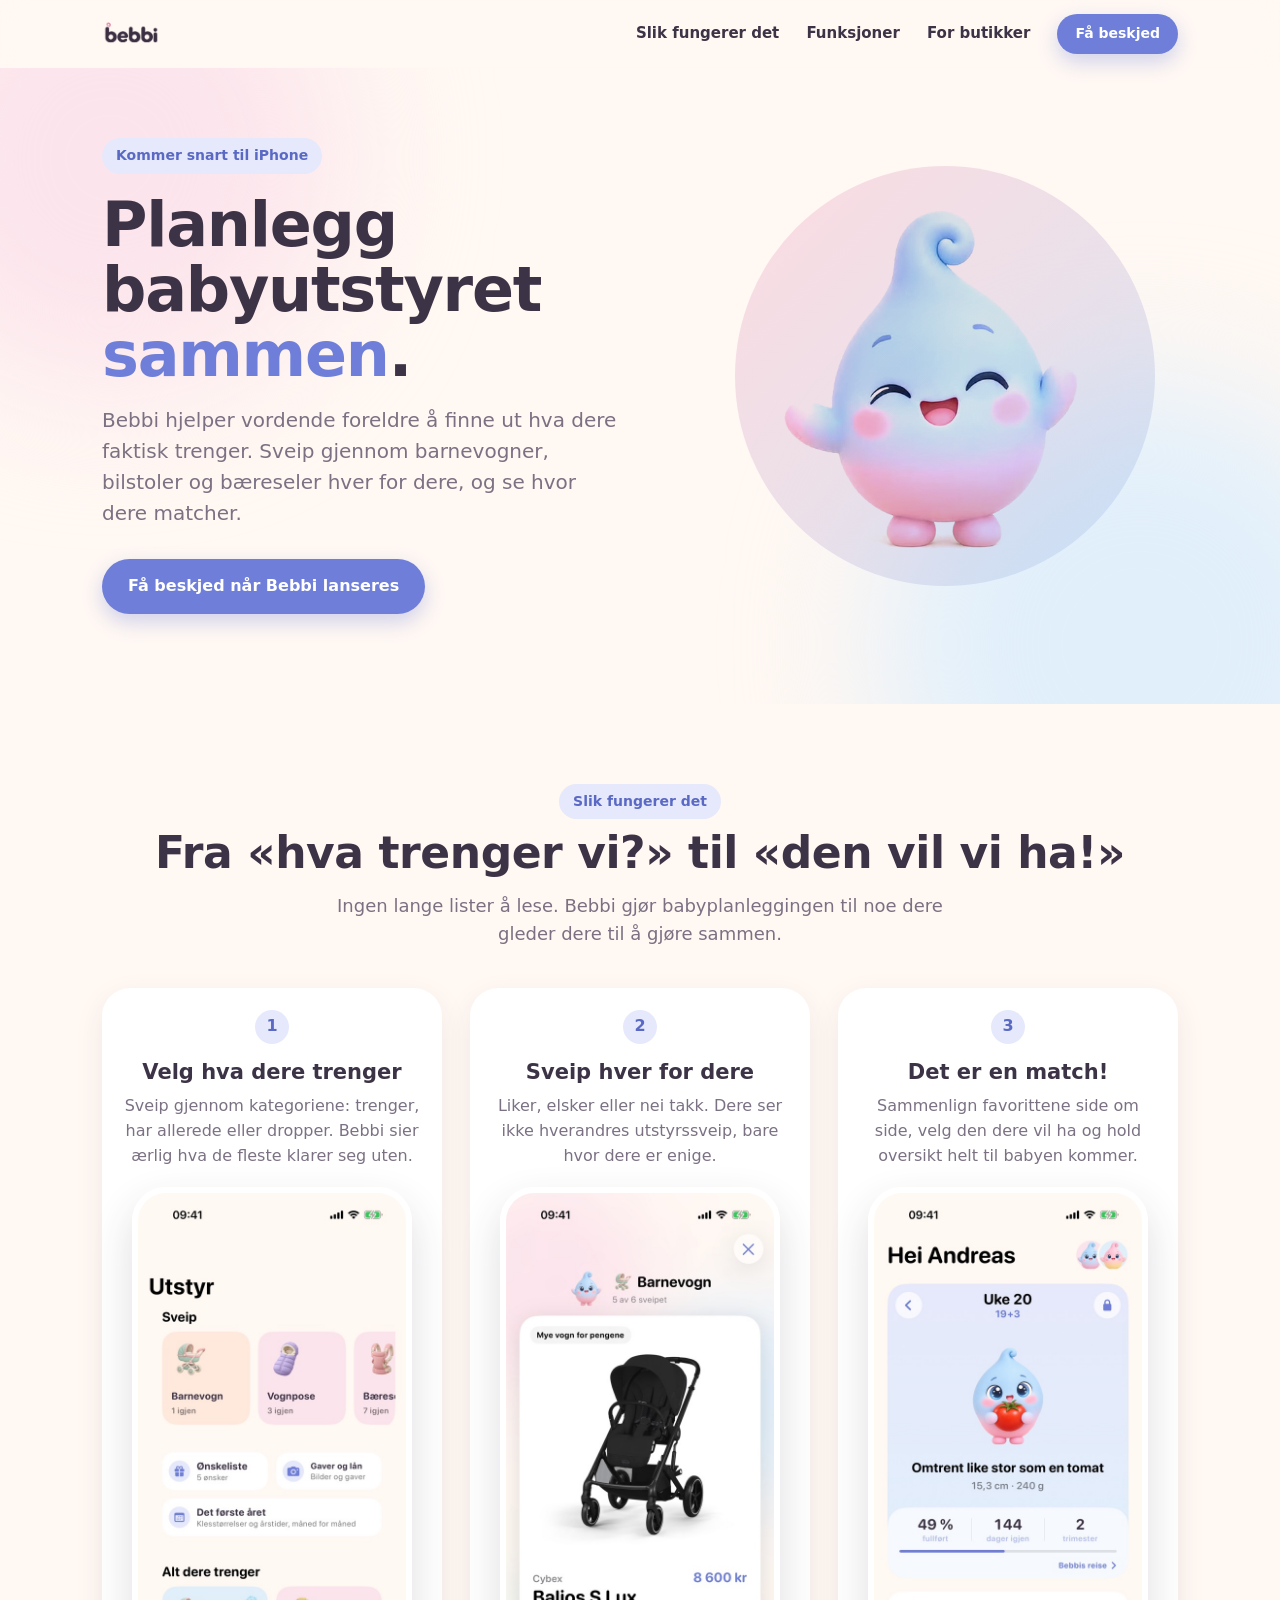
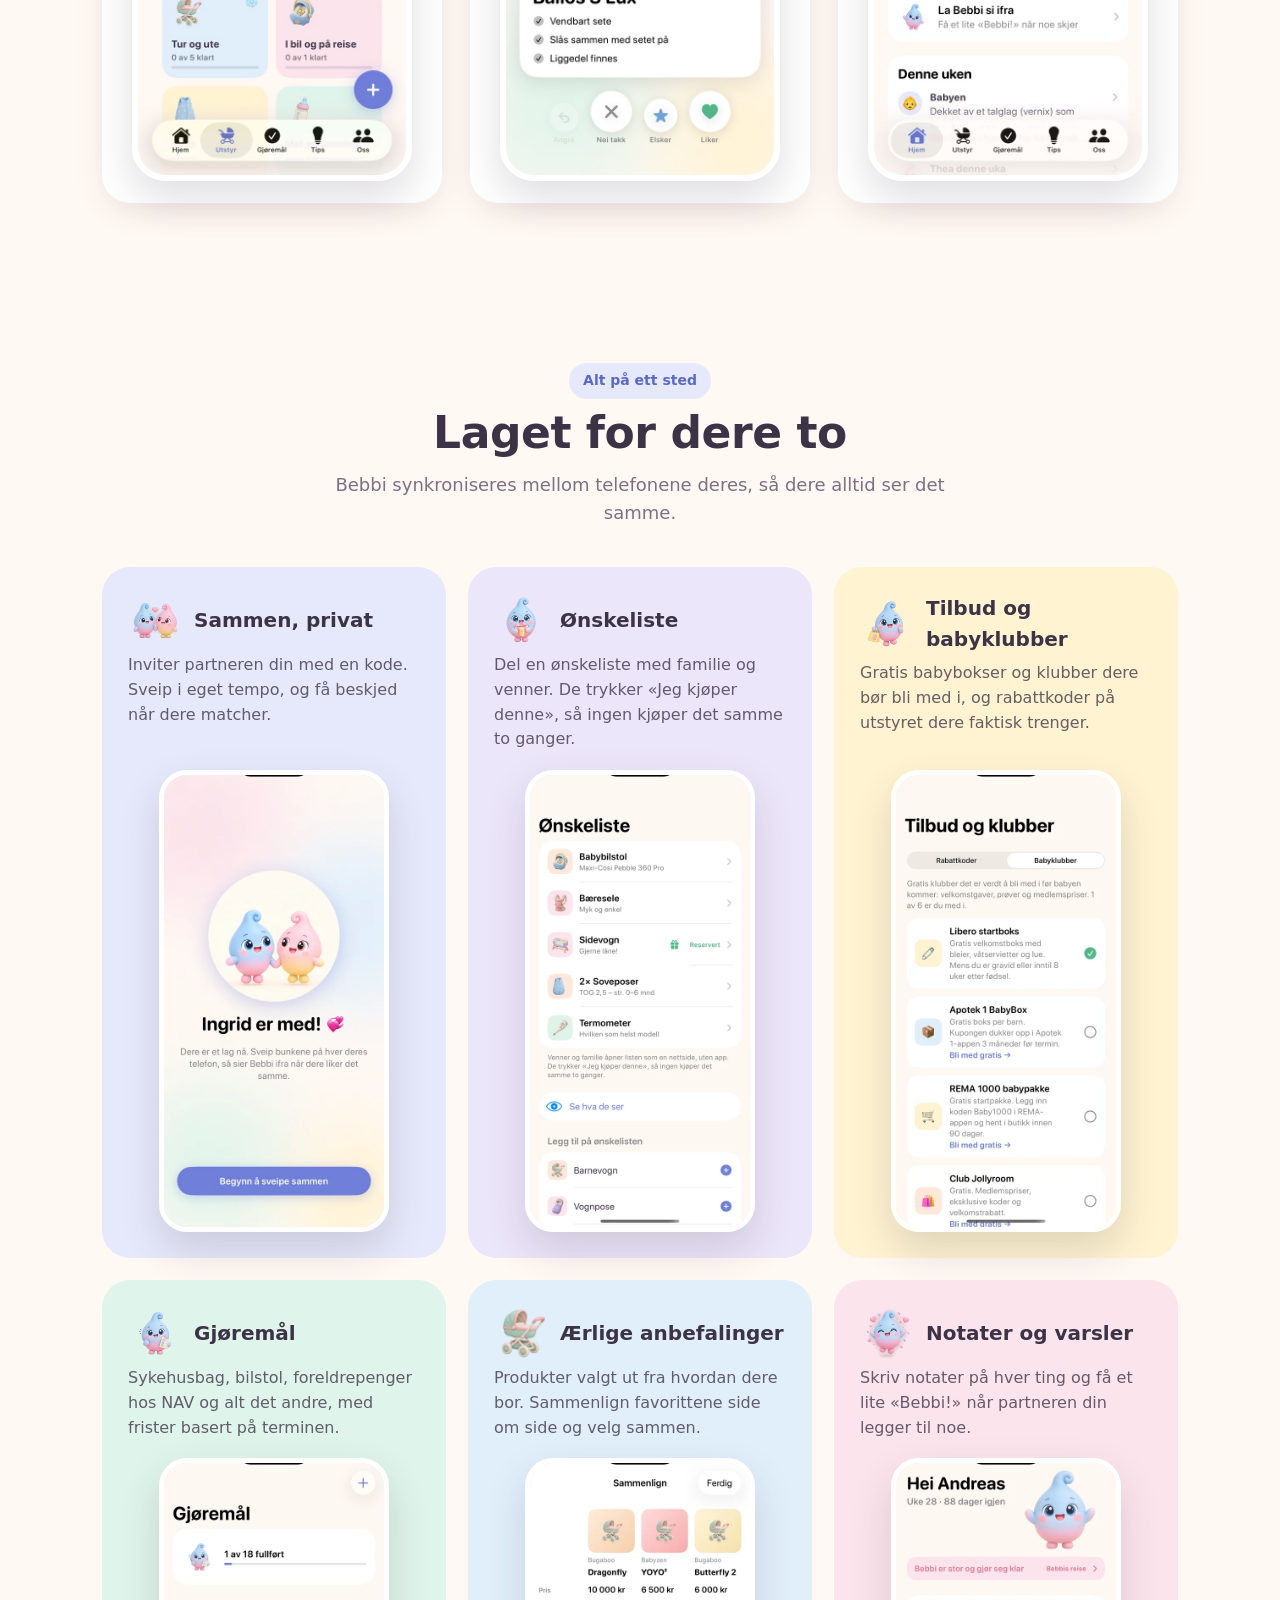
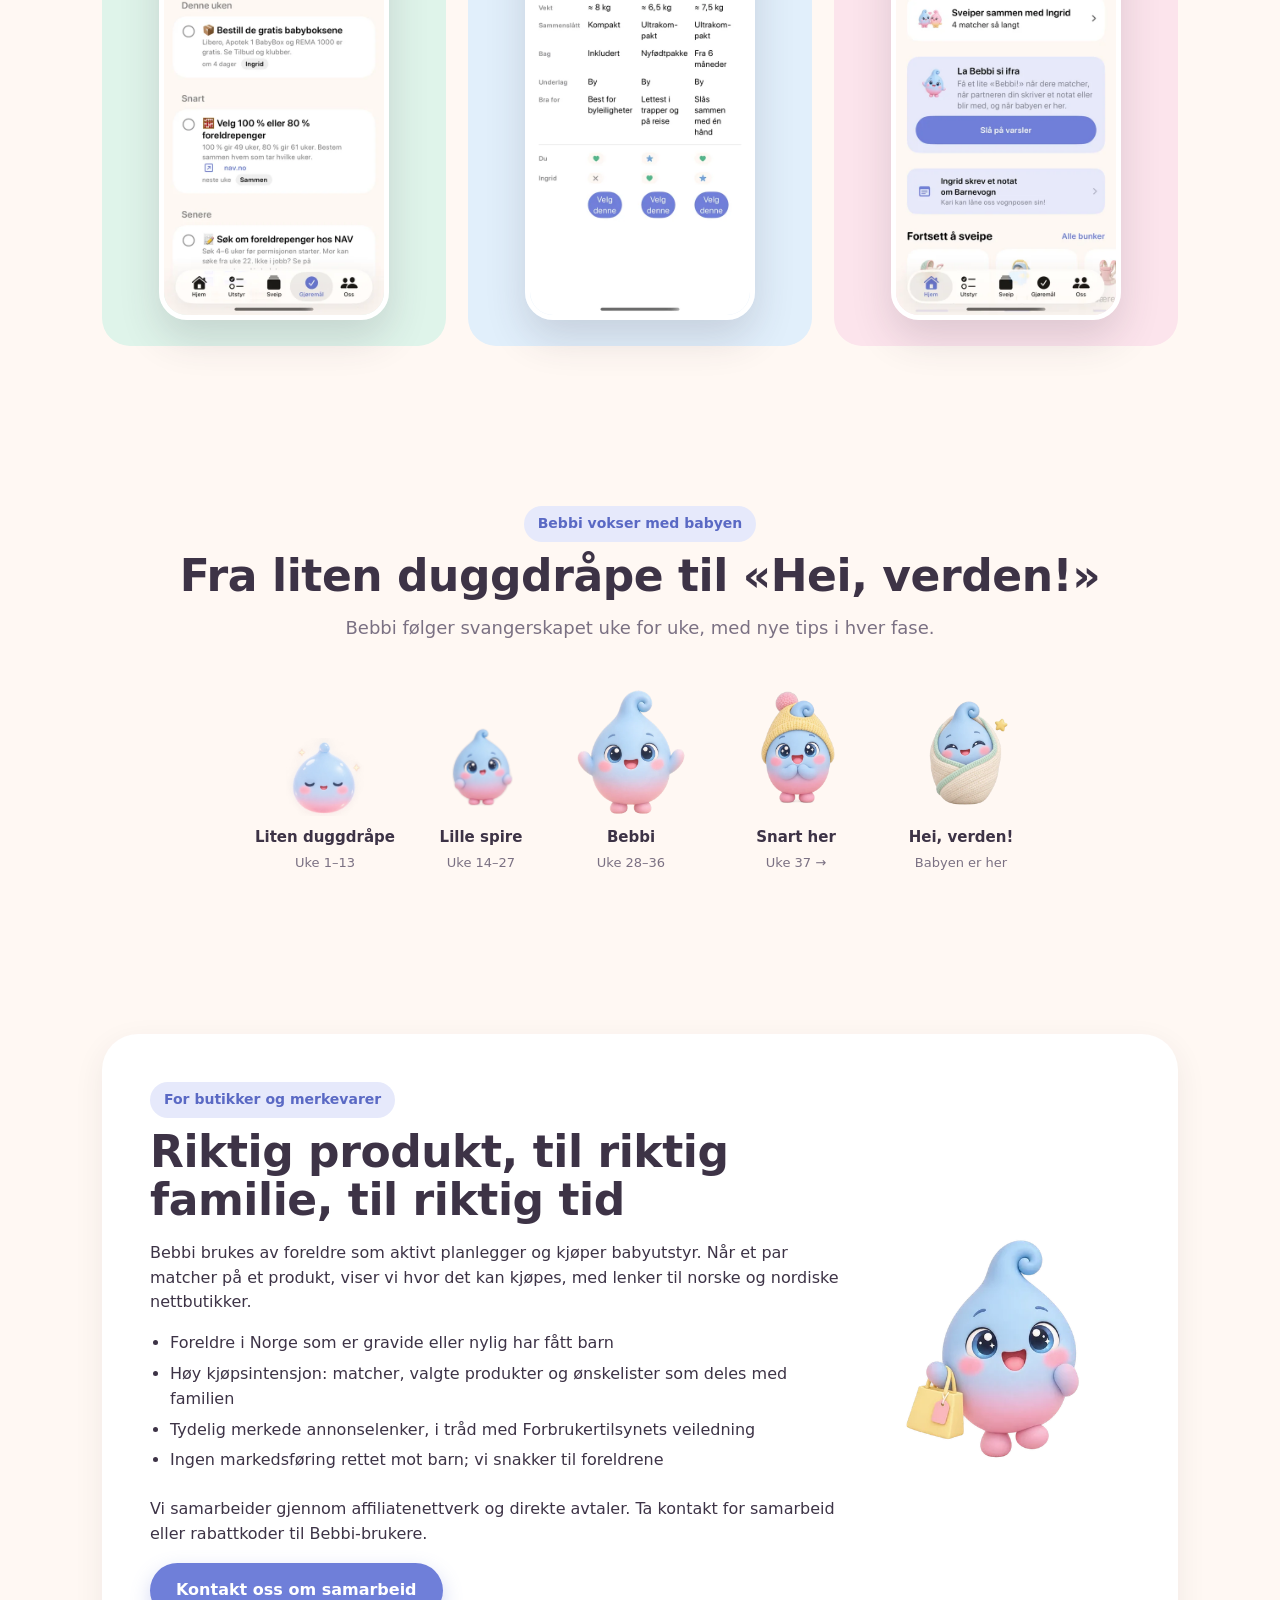
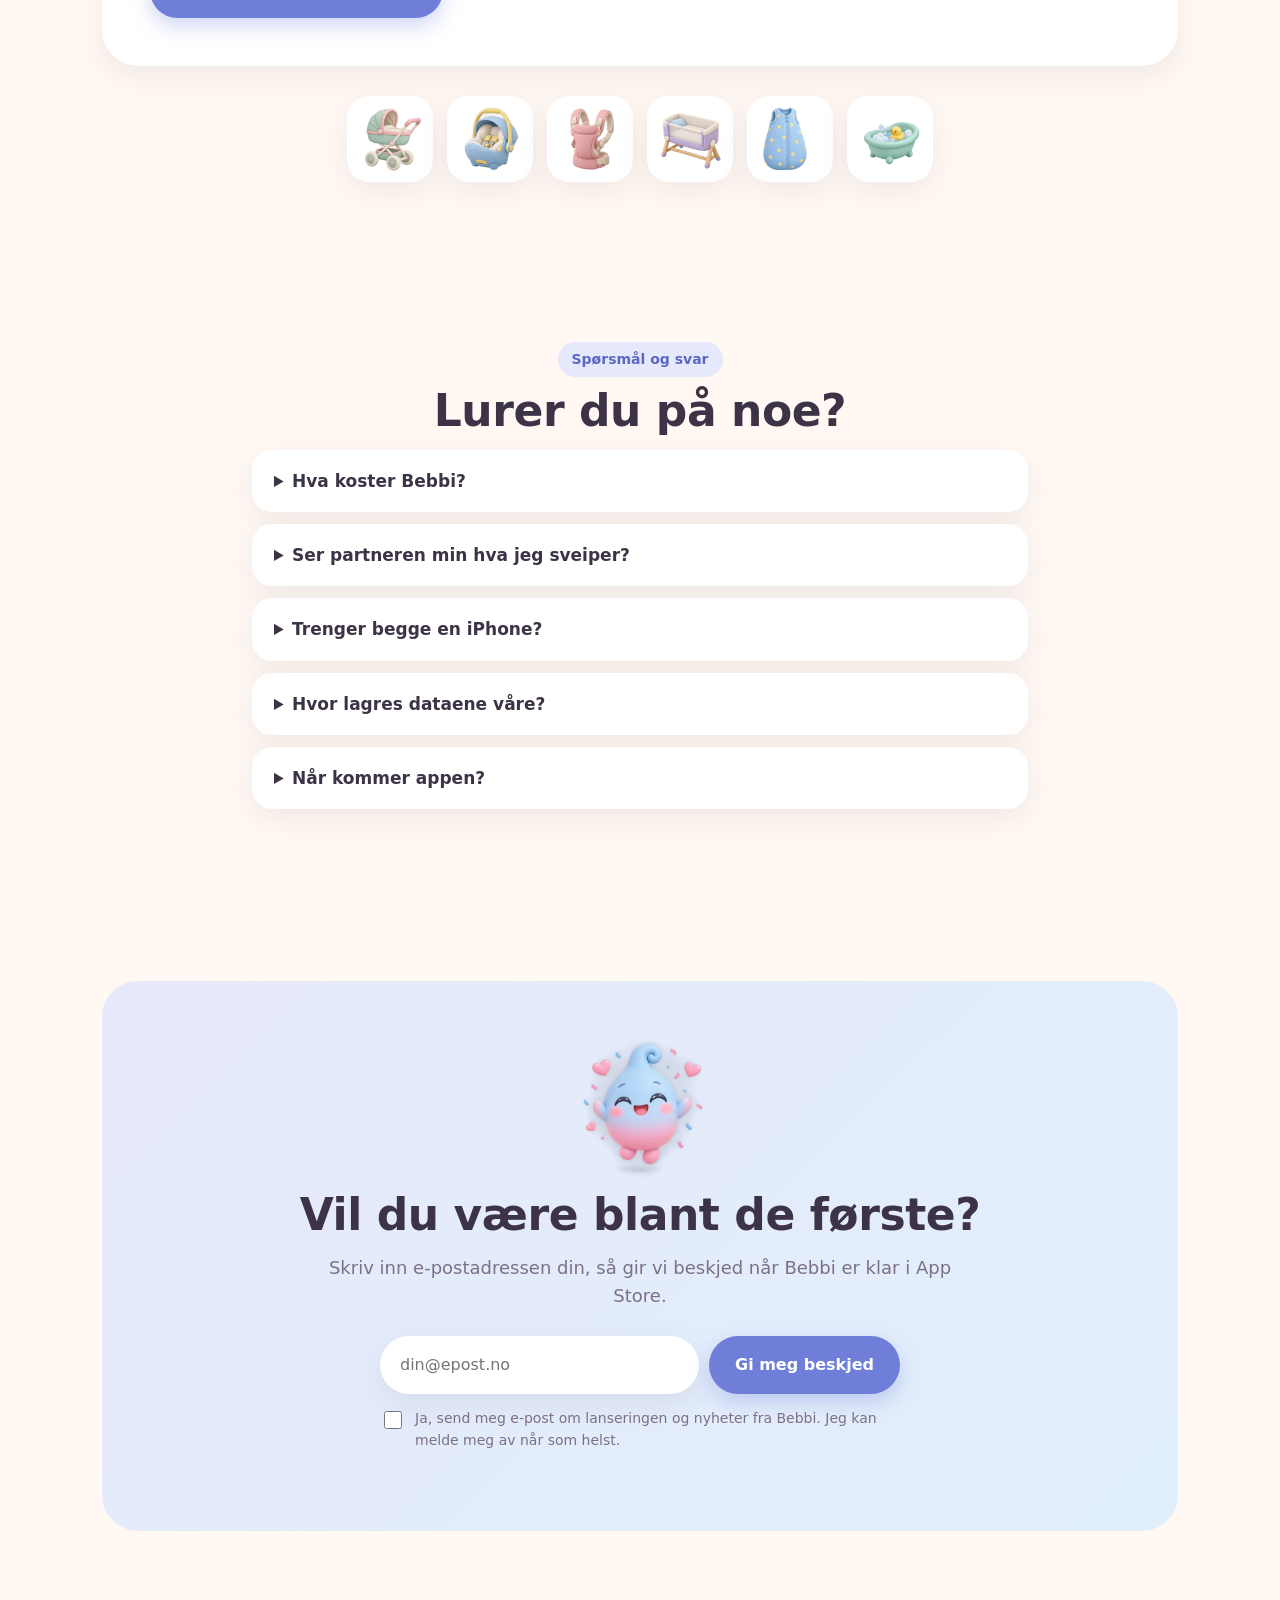
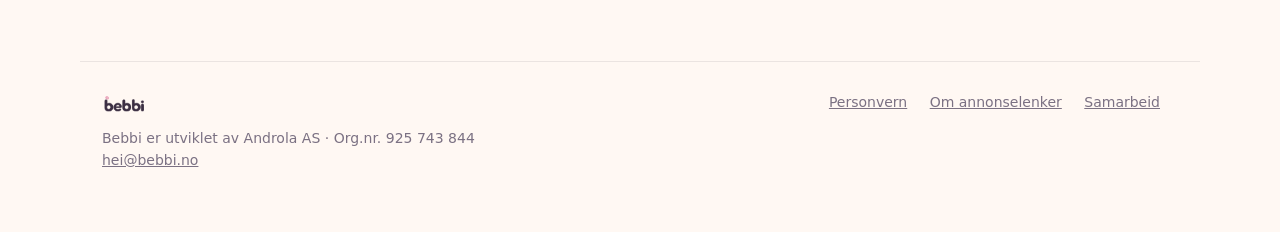
<file: index.html>
<!doctype html>
<html lang="nb">
<head>
  <meta charset="utf-8">
  <meta name="viewport" content="width=device-width, initial-scale=1">
  <title>Bebbi – planlegg babyutstyret sammen</title>
  <meta name="description" content="Bebbi er appen for vordende foreldre: sveip gjennom barnevogner, bilstoler og alt annet babyen trenger, og se hvor dere matcher. Ønskeliste, gjøremål og gratis babyklubber samlet på ett sted.">
  <meta property="og:title" content="Bebbi – planlegg babyutstyret sammen">
  <meta property="og:description" content="Sveip barnevogner sammen og se hvor dere matcher. Appen for vordende foreldre i Norge.">
  <meta property="og:image" content="https://bebbi.no/assets/img/og.png">
  <meta property="og:url" content="https://bebbi.no/">
  <meta property="og:type" content="website">
  <meta name="theme-color" content="#FFF8F3">
  <link rel="icon" type="image/png" href="assets/img/favicon.png">
  <link rel="apple-touch-icon" href="assets/img/apple-touch-icon.png">
  <link rel="stylesheet" href="assets/style.css">
</head>
<body>
  <header class="top">
    <div class="wrap">
      <a class="logo" href="/" aria-label="Bebbi"><img src="assets/img/logo.webp" alt="bebbi"></a>
      <nav>
        <a href="#slik-fungerer-det">Slik fungerer det</a>
        <a href="#funksjoner">Funksjoner</a>
        <a href="#samarbeid">For butikker</a>
        <a class="btn cta" href="#lansering">Få beskjed</a>
      </nav>
    </div>
  </header>

  <main>
    <section class="hero blobs">
      <div class="wrap">
        <div>
          <span class="pill">Kommer snart til iPhone</span>
          <h1>Planlegg babyutstyret <span style="color:var(--accent)">sammen</span>.</h1>
          <p class="lead">Bebbi hjelper vordende foreldre å finne ut hva dere faktisk trenger. Sveip gjennom barnevogner, bilstoler og bæreseler hver for dere, og se hvor dere matcher.</p>
          <a class="btn" href="#lansering">Få beskjed når Bebbi lanseres</a>
        </div>
        <div class="hero-art">
          <div class="circle"></div>
          <video class="bebbi-video" autoplay muted loop playsinline preload="auto" poster="assets/img/bebbi-hero-poster.webp" aria-label="Bebbi, en liten dråpe med krøll, vinker og blunker">
            <source src="assets/img/bebbi-hero.webm" type="video/webm">
            <source src="assets/img/bebbi-hero.mp4" type="video/mp4">
          </video>
        </div>
      </div>
    </section>

    <section id="slik-fungerer-det">
      <div class="wrap center">
        <span class="pill">Slik fungerer det</span>
        <h2>Fra «hva trenger vi?» til «den vil vi ha!»</h2>
        <p class="sub">Ingen lange lister å lese. Bebbi gjør babyplanleggingen til noe dere gleder dere til å gjøre sammen.</p>
        <div class="steps">
          <div class="step">
            <span class="num">1</span>
            <h3>Velg hva dere trenger</h3>
            <p>Sveip gjennom kategoriene: trenger, har allerede eller dropper. Bebbi sier ærlig hva de fleste klarer seg uten.</p>
            <div class="phone"><img src="assets/img/app-gear.jpg" alt="Utstyrslisten i Bebbi" loading="lazy"></div>
          </div>
          <div class="step">
            <span class="num">2</span>
            <h3>Sveip hver for dere</h3>
            <p>Liker, elsker eller nei takk. Dere ser ikke hverandres utstyrssveip, bare hvor dere er enige.</p>
            <div class="phone"><img src="assets/img/app-deck.jpg" alt="Sveip barnevogner i Bebbi" loading="lazy"></div>
          </div>
          <div class="step">
            <span class="num">3</span>
            <h3>Det er en match!</h3>
            <p>Sammenlign favorittene side om side, velg den dere vil ha og hold oversikt helt til babyen kommer.</p>
            <div class="phone"><img src="assets/img/app-home.jpg" alt="Hjem-skjermen i Bebbi med ukens frukt" loading="lazy"></div>
          </div>
        </div>
      </div>
    </section>

    <section id="funksjoner">
      <div class="wrap">
        <div class="center">
          <span class="pill">Alt på ett sted</span>
          <h2>Laget for dere to</h2>
          <p class="sub">Bebbi synkroniseres mellom telefonene deres, så dere alltid ser det samme.</p>
        </div>
        <div class="features">
          <div class="feature bg-peri"><div class="feature-head"><img class="accent" src="assets/img/bebbi-couple.webp" alt=""><h3>Sammen, privat</h3></div><p>Inviter partneren din med en kode. Sveip i eget tempo, og få beskjed når dere matcher.</p><div class="phone small"><img src="assets/img/feat-partner.webp" alt="Ingrid er med i Bebbi" loading="lazy"></div></div>
          <div class="feature bg-lavender"><div class="feature-head"><img class="accent" src="assets/img/bebbi-gift.webp" alt=""><h3>Ønskeliste</h3></div><p>Del en ønskeliste med familie og venner. De trykker «Jeg kjøper denne», så ingen kjøper det samme to ganger.</p><div class="phone small"><img src="assets/img/feat-wish.webp" alt="Ønskelisten i Bebbi" loading="lazy"></div></div>
          <div class="feature bg-butter"><div class="feature-head"><img class="accent" src="assets/img/bebbi-shopping.webp" alt=""><h3>Tilbud og babyklubber</h3></div><p>Gratis babybokser og klubber dere bør bli med i, og rabattkoder på utstyret dere faktisk trenger.</p><div class="phone small"><img src="assets/img/feat-deals.webp" alt="Babyklubber i Bebbi" loading="lazy"></div></div>
          <div class="feature bg-mint"><div class="feature-head"><img class="accent" src="assets/img/bebbi-checklist.webp" alt=""><h3>Gjøremål</h3></div><p>Sykehusbag, bilstol, foreldrepenger hos NAV og alt det andre, med frister basert på terminen.</p><div class="phone small"><img src="assets/img/feat-todos.webp" alt="Gjøremål i Bebbi" loading="lazy"></div></div>
          <div class="feature bg-sky"><div class="feature-head"><img class="accent" src="assets/img/cat-stroller.webp" alt=""><h3>Ærlige anbefalinger</h3></div><p>Produkter valgt ut fra hvordan dere bor. Sammenlign favorittene side om side og velg sammen.</p><div class="phone small"><img src="assets/img/feat-compare.webp" alt="Sammenlign barnevogner i Bebbi" loading="lazy"></div></div>
          <div class="feature bg-blush"><div class="feature-head"><img class="accent" src="assets/img/bebbi-celebrate.webp" alt=""><h3>Notater og varsler</h3></div><p>Skriv notater på hver ting og få et lite «Bebbi!» når partneren din legger til noe.</p><div class="phone small"><img src="assets/img/feat-home.webp" alt="Hjem-skjermen med et nytt notat fra partneren" loading="lazy"></div></div>
        </div>
      </div>
    </section>

    <section>
      <div class="wrap center">
        <span class="pill">Bebbi vokser med babyen</span>
        <h2>Fra liten duggdråpe til «Hei, verden!»</h2>
        <p class="sub">Bebbi følger svangerskapet uke for uke, med nye tips i hver fase.</p>
        <div class="stages">
          <div class="stage"><img src="assets/img/bebbi-dewdrop.webp" width="78" alt="" loading="lazy"><strong>Liten duggdråpe</strong><span>Uke 1–13</span></div>
          <div class="stage"><img src="assets/img/bebbi-sprout.webp" width="104" alt="" loading="lazy"><strong>Lille spire</strong><span>Uke 14–27</span></div>
          <div class="stage"><img src="assets/img/bebbi-idle.webp" width="128" alt="" loading="lazy"><strong>Bebbi</strong><span>Uke 28–36</span></div>
          <div class="stage"><img src="assets/img/bebbi-almost.webp" width="134" alt="" loading="lazy"><strong>Snart her</strong><span>Uke 37 →</span></div>
          <div class="stage"><img src="assets/img/bebbi-born.webp" width="128" alt="" loading="lazy"><strong>Hei, verden!</strong><span>Babyen er her</span></div>
        </div>
      </div>
    </section>

    <section id="samarbeid">
      <div class="wrap">
        <div class="partners">
          <div>
            <span class="pill">For butikker og merkevarer</span>
            <h2>Riktig produkt, til riktig familie, til riktig tid</h2>
            <p>Bebbi brukes av foreldre som aktivt planlegger og kjøper babyutstyr. Når et par matcher på et produkt, viser vi hvor det kan kjøpes, med lenker til norske og nordiske nettbutikker.</p>
            <ul>
              <li>Foreldre i Norge som er gravide eller nylig har fått barn</li>
              <li>Høy kjøpsintensjon: matcher, valgte produkter og ønskelister som deles med familien</li>
              <li>Tydelig merkede annonselenker, i tråd med Forbrukertilsynets veiledning</li>
              <li>Ingen markedsføring rettet mot barn; vi snakker til foreldrene</li>
            </ul>
            <p>Vi samarbeider gjennom affiliatenettverk og direkte avtaler. Ta kontakt for samarbeid eller rabattkoder til Bebbi-brukere.</p>
            <a class="btn" href="mailto:hei@bebbi.no?subject=Samarbeid%20med%20Bebbi">Kontakt oss om samarbeid</a>
          </div>
          <img src="assets/img/bebbi-shopping.webp" alt="" loading="lazy">
        </div>
        <div class="icons" aria-hidden="true">
          <img src="assets/img/cat-stroller.webp" alt=""><img src="assets/img/cat-carSeat.webp" alt="">
          <img src="assets/img/cat-carrier.webp" alt=""><img src="assets/img/cat-bedside.webp" alt="">
          <img src="assets/img/cat-sleepingBag.webp" alt=""><img src="assets/img/cat-bath.webp" alt="">
        </div>
      </div>
    </section>

    <section>
      <div class="wrap" style="max-width:820px">
        <div class="center"><span class="pill">Spørsmål og svar</span><h2>Lurer du på noe?</h2></div>
        <details><summary>Hva koster Bebbi?</summary><p>Bebbi er gratis å bruke. Vi kan tjene en liten provisjon når dere kjøper via en butikklenke i appen. Det koster ikke noe ekstra for deg, og slike lenker er alltid merket som annonselenker.</p></details>
        <details><summary>Ser partneren min hva jeg sveiper?</summary><p>Bare det du liker, og bare når partneren selv har sveipet samme produkt. Hva du har sagt nei til, ser partneren aldri.</p></details>
        <details><summary>Trenger begge en iPhone?</summary><p>Ja, Bebbi er laget for iPhone. Ønskelisten kan deles med hvem som helst og åpnes i nettleseren.</p></details>
        <details><summary>Hvor lagres dataene våre?</summary><p>I EU (Stockholm). Les mer i <a href="personvern.html">personvernerklæringen</a>.</p></details>
        <details><summary>Når kommer appen?</summary><p>Vi tester med de første foreldreparene nå. Send oss en e-post, så gir vi beskjed når Bebbi er klar i App Store.</p></details>
      </div>
    </section>

    <section id="lansering">
      <div class="wrap">
        <div class="band">
          <img src="assets/img/bebbi-celebrate.webp" alt="" loading="lazy">
          <h2>Vil du være blant de første?</h2>
          <p class="sub" style="margin:0 auto 26px">Skriv inn e-postadressen din, så gir vi beskjed når Bebbi er klar i App Store.</p>
          <form id="waitlist" class="signup" novalidate>
            <div class="row">
              <input type="email" name="email" placeholder="din@epost.no" autocomplete="email" required aria-label="E-postadresse">
              <button class="btn" type="submit">Gi meg beskjed</button>
            </div>
            <label class="consent"><input type="checkbox" name="consent" required>
              <span id="consent-text">Ja, send meg e-post om lanseringen og nyheter fra Bebbi. Jeg kan melde meg av når som helst.</span></label>
            <p class="msg" role="status" aria-live="polite"></p>
          </form>
        </div>
      </div>
    </section>
  </main>

  <footer>
    <div class="wrap">
      <div>
        <img src="assets/img/logo.webp" alt="bebbi">
        <div>Bebbi er utviklet av Androla AS · Org.nr. 925 743 844</div>
        <div><a href="mailto:hei@bebbi.no">hei@bebbi.no</a></div>
      </div>
      <div>
        <a href="personvern.html">Personvern</a>
        <a href="personvern.html#annonselenker">Om annonselenker</a>
        <a href="#samarbeid">Samarbeid</a>
      </div>
    </div>
  </footer>
  <script>
    // Respect reduced motion: show Bebbi's still frame instead of the loop.
    if (matchMedia("(prefers-reduced-motion: reduce)").matches) {
      const v = document.querySelector(".bebbi-video"); v.removeAttribute("autoplay"); v.pause();
    }

    // Sign-ups go to Supabase (EU) through a function that only accepts new addresses; the list can't be read from the web.
    const form = document.getElementById("waitlist");
    form.addEventListener("submit", async (e) => {
      e.preventDefault();
      const msg = form.querySelector(".msg"), btn = form.querySelector("button");
      const email = form.email.value.trim();
      if (!/^[^@\s]+@[^@\s]+\.[^@\s]+$/.test(email)) { msg.textContent = "Sjekk at e-postadressen er riktig."; msg.className = "msg err"; return; }
      if (!form.consent.checked) { msg.textContent = "Kryss av for at vi kan sende deg e-post."; msg.className = "msg err"; return; }
      btn.disabled = true; msg.textContent = "Sender …"; msg.className = "msg";
      try {
        const res = await fetch("https://wlfxuttksnyatygihozf.supabase.co/rest/v1/rpc/join_waitlist", {
          method: "POST",
          headers: { "Content-Type": "application/json", apikey: "sb_publishable_XiqRj8SErbb6xRQ3PgfK0Q_QXgClA-h" },
          body: JSON.stringify({ p_email: email, p_consent: true, p_consent_text: document.getElementById("consent-text").textContent.trim(), p_language: "nb" }),
        });
        if (!res.ok) throw new Error();
        form.innerHTML = '<p class="ok">Takk! Du er på listen 💛 Bebbi sier ifra når appen er klar.</p>';
      } catch {
        msg.textContent = "Noe gikk galt. Prøv igjen, eller send oss en e-post på hei@bebbi.no."; msg.className = "msg err";
        btn.disabled = false;
      }
    });
  </script>
</body>
</html>
</file>
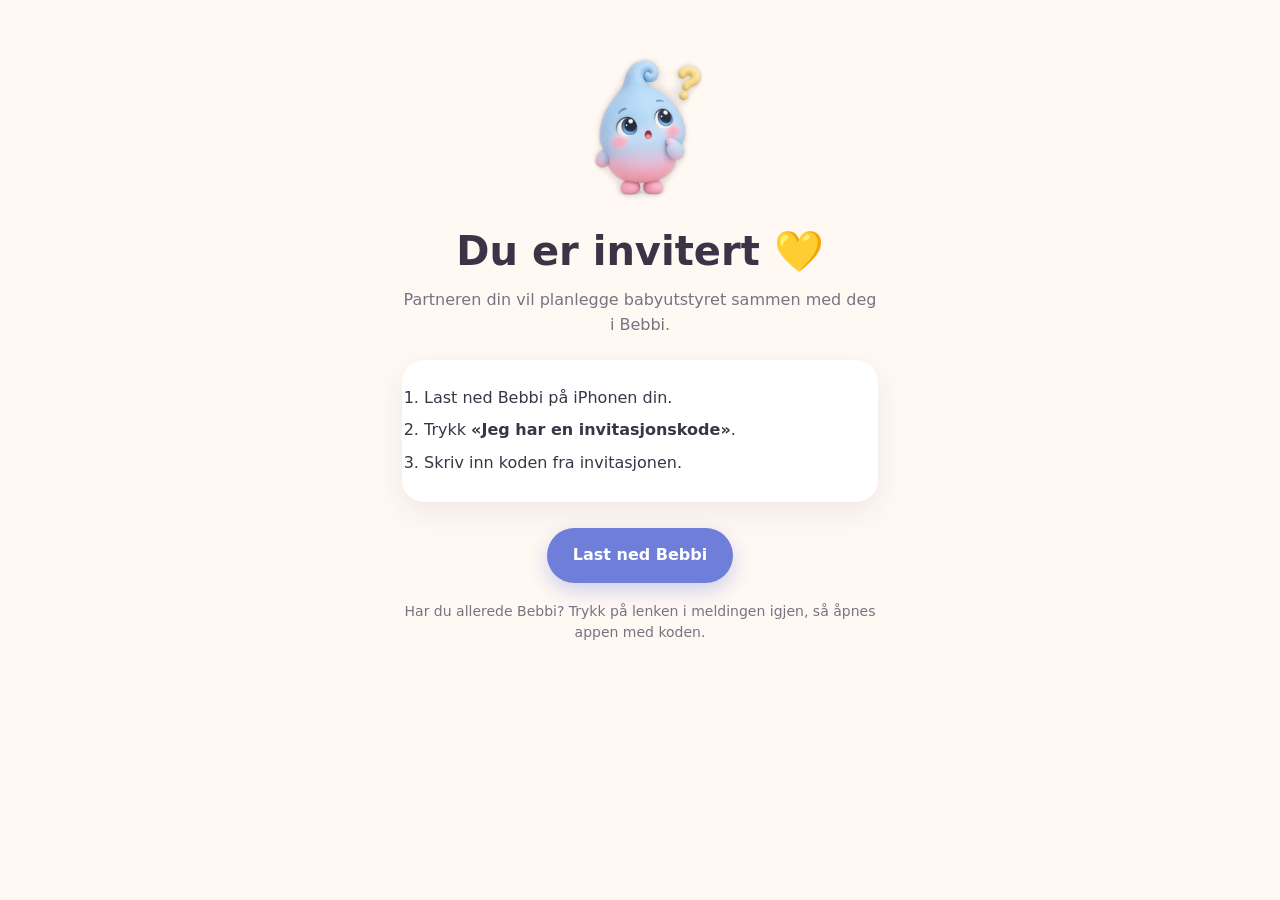
<file: join.html>
<!doctype html>
<html lang="nb">
<head>
  <meta charset="utf-8">
  <meta name="viewport" content="width=device-width, initial-scale=1">
  <title>Du er invitert til Bebbi</title>
  <meta name="description" content="Partneren din har invitert deg til Bebbi. Last ned appen og skriv inn koden.">
  <meta property="og:title" content="Du er invitert til Bebbi 💛">
  <meta property="og:description" content="Planlegg babyutstyret sammen. Last ned Bebbi og bli med med koden din.">
  <meta property="og:image" content="https://bebbi.no/assets/img/og.png">
  <meta name="robots" content="noindex">
  <meta name="theme-color" content="#FFF8F3">
  <link rel="icon" type="image/png" href="/assets/img/favicon.png">
  <link rel="stylesheet" href="/assets/style.css">
  <style>
    .invite { max-width: 520px; margin: 0 auto; padding: 32px 22px 80px; text-align: center; }
    .invite img.bebbi { width: 170px; margin: 8px auto 0; display: block; }
    .invite h1 { font-size: clamp(30px, 7vw, 40px); margin: 10px 0 6px; }
    .invite .lead { color: var(--muted); margin: 0 0 22px; }
    .code { display: inline-flex; gap: 6px; margin: 6px 0 10px; }
    .code span { width: 44px; height: 56px; display: grid; place-items: center; background: var(--card); border-radius: 14px;
                 box-shadow: var(--shadow); font: 700 28px ui-monospace, "SF Mono", Menlo, monospace; color: var(--ink); }
    .copy { background: none; border: 0; color: var(--accent-deep); font: inherit; font-weight: 700; cursor: pointer; padding: 8px; }
    .steps-list { text-align: left; background: var(--card); border-radius: 22px; box-shadow: var(--shadow); padding: 18px 22px; margin: 22px 0; }
    .steps-list li { margin: 8px 0; }
    .store { display: inline-block; margin-top: 4px; }
    .note { color: var(--muted); font-size: 14px; margin-top: 18px; }
  </style>
</head>
<body>
  <main class="invite">
    <a href="/" aria-label="Bebbi"><img class="bebbi" src="/assets/img/bebbi-thinking.webp" alt=""></a>
    <h1>Du er invitert 💛</h1>
    <p class="lead">Partneren din vil planlegge babyutstyret sammen med deg i Bebbi.</p>

    <div id="has-code" hidden>
      <div class="code" id="code" aria-label="Invitasjonskode"></div>
      <div><button class="copy" id="copy" type="button">Kopier koden</button></div>
    </div>

    <ol class="steps-list">
      <li>Last ned Bebbi på iPhonen din.</li>
      <li>Trykk <strong>«Jeg har en invitasjonskode»</strong>.</li>
      <li id="step3">Skriv inn koden fra invitasjonen.</li>
    </ol>

    <a class="btn store" href="https://apps.apple.com/no/app/id6821700507">Last ned Bebbi</a>
    <p class="note">Har du allerede Bebbi? Trykk på lenken i meldingen igjen, så åpnes appen med koden.</p>
  </main>
  <script>
    (function () {
      // The code comes from /join/ABC123 (sent here by 404.html) or ?c=ABC123.
      var params = new URLSearchParams(location.search);
      var raw = params.get("c") || (location.pathname.match(/^\/join\/([^/?#]+)/) || [])[1] || "";
      var code = raw.toUpperCase().replace(/[^A-Z0-9]/g, "").slice(0, 8);
      if (code.length < 6) return;  // 8 characters now, 6 in older invites
      var box = document.getElementById("code");
      code.split("").forEach(function (ch) {
        var s = document.createElement("span");
        s.textContent = ch;
        box.appendChild(s);
      });
      document.getElementById("has-code").hidden = false;
      document.getElementById("step3").textContent = "Skriv inn koden " + code + ".";
      var btn = document.getElementById("copy");
      btn.addEventListener("click", function () {
        if (!navigator.clipboard) return;
        navigator.clipboard.writeText(code).then(function () {
          btn.textContent = "Kopiert ✓";
          setTimeout(function () { btn.textContent = "Kopier koden"; }, 2000);
        });
      });
    })();
  </script>
</body>
</html>
</file>
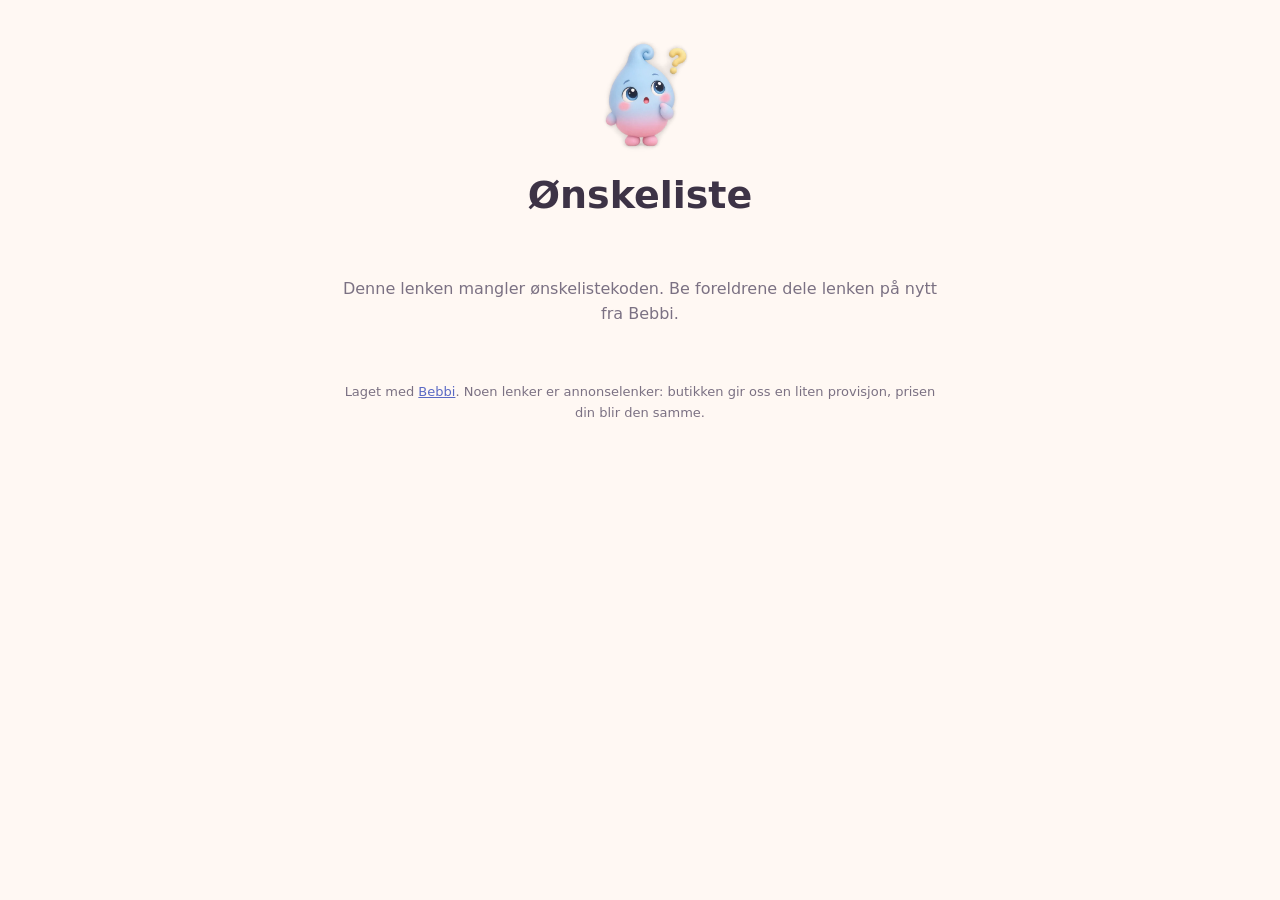
<file: liste.html>
<!doctype html>
<html lang="nb">
<head>
  <meta charset="utf-8">
  <meta name="viewport" content="width=device-width, initial-scale=1">
  <title>Ønskeliste – Bebbi</title>
  <meta name="description" content="Ønskelisten til den lille som kommer. Reserver det du vil gi, så ingen kjøper det samme.">
  <meta property="og:title" content="Ønskeliste til babyen 🎁">
  <meta property="og:description" content="Se hva de ønsker seg, og reserver det du vil gi.">
  <meta property="og:image" content="https://bebbi.no/assets/img/og.png">
  <meta name="robots" content="noindex">
  <meta name="theme-color" content="#FFF8F3">
  <link rel="icon" type="image/png" href="/assets/img/favicon.png">
  <link rel="stylesheet" href="/assets/style.css">
  <style>
    .list { max-width: 640px; margin: 0 auto; padding: 28px 18px 80px; }
    .list header { text-align: center; margin-bottom: 22px; }
    .list header img { width: 130px; display: block; margin: 0 auto; }
    .list h1 { font-size: clamp(28px, 6vw, 38px); margin: 8px 0 4px; }
    .list .meta { color: var(--muted); margin: 0; }
    .how { background: var(--periwinkle); border-radius: 18px; padding: 12px 16px; font-size: 15px; margin: 0 0 18px; }
    .item { display: flex; gap: 14px; align-items: flex-start; background: var(--card); border-radius: 22px;
            box-shadow: var(--shadow); padding: 16px; margin: 12px 0; }
    .item.taken { opacity: .6; }
    .thumb { width: 64px; height: 64px; flex: none; border-radius: 16px; background: var(--sky); display: grid;
             place-items: center; font-size: 30px; overflow: hidden; }
    .thumb img { width: 100%; height: 100%; object-fit: contain; background: #fff; }
    .thumb img.icon { width: 80%; height: 80%; background: none; }
    .body { flex: 1; min-width: 0; }
    .body h2 { font-size: 18px; margin: 0 0 2px; }
    .body .product { margin: 0; font-weight: 600; }
    .body .note { margin: 4px 0 0; color: var(--muted); font-size: 15px; overflow-wrap: anywhere; }
    .actions { display: flex; flex-wrap: wrap; gap: 8px; align-items: center; margin-top: 10px; }
    .actions .btn { padding: 10px 16px; font-size: 15px; }
    .actions .btn:disabled { opacity: .55; cursor: default; transform: none; }
    .actions a.shop { font-weight: 700; color: var(--accent-deep); font-size: 15px; }
    .tag { display: inline-block; padding: 5px 12px; border-radius: 999px; background: var(--mint); font-weight: 700; font-size: 14px; }
    form.reserve { display: flex; gap: 8px; width: 100%; margin-top: 4px; }
    form.reserve input { flex: 1; min-width: 0; padding: 10px 12px; border-radius: 12px; border: 1px solid rgba(61,51,70,.2); font: inherit; }
    .empty, .error { text-align: center; color: var(--muted); padding: 30px 0; }
    .fine { color: var(--muted); font-size: 13px; text-align: center; margin-top: 26px; }
  </style>
</head>
<body>
  <main class="list">
    <header>
      <a href="/" aria-label="Bebbi"><img src="/assets/img/bebbi-thinking.webp" alt=""></a>
      <h1 id="title">Ønskeliste</h1>
      <p class="meta" id="sub"></p>
    </header>
    <p class="how" id="how" hidden>Vil du gi noe? Trykk <strong>«Jeg gir denne»</strong>, så vet de andre at den er tatt. Foreldrene ser navnet du skriver.</p>
    <div id="items"><p class="empty">Henter ønskelisten …</p></div>
    <p class="fine">Laget med <a href="/">Bebbi</a>. Noen lenker er annonselenker: butikken gir oss en liten provisjon, prisen din blir den samme.</p>
  </main>
  <script>
    (function () {
      var API = "https://wlfxuttksnyatygihozf.supabase.co";
      // Publishable key: safe in the browser, the database only allows the two wish-list functions.
      var KEY = "sb_publishable_XiqRj8SErbb6xRQ3PgfK0Q_QXgClA-h";
      var NAMES = {
        stroller: ["Barnevogn", "🚼"], prampBag: ["Vognpose", "🧣"], prampCovers: ["Regntrekk og myggnett", "☔"],
        carrier: ["Bæresele", "🦘"], changingBag: ["Stellebag", "👜"], carSeat: ["Babybilstol", "🚗"],
        travelCot: ["Reiseseng", "⛺"], bedside: ["Sidevogn", "🛏️"], sleepingBag: ["Soveposer", "😴"],
        monitor: ["Babycall", "📹"], nursingPillow: ["Ammepute", "🤱"], breastPump: ["Brystpumpe", "🍼"],
        bottles: ["Tåteflasker", "🍼"], sterilizer: ["Flaskesterilisator", "♨️"], bottleWarmer: ["Flaskevarmer", "🍼"],
        bibs: ["Smekker og stofflapper", "🧷"], nappies: ["Bleier", "🧺"], changingMat: ["Stellematte", "🧸"],
        bath: ["Badebalje", "🛁"], thermometer: ["Termometer", "🌡️"], wipeWarmer: ["Servietvarmer", "🧻"],
        clothes: ["Nyfødtklær", "👕"], bouncer: ["Vippestol", "🪑"], playMat: ["Lekematte", "🧩"]
      };

      var params = new URLSearchParams(location.search);
      var raw = params.get("c") || (location.pathname.match(/^\/list\/([^/?#]+)/) || [])[1] || "";
      var code = raw.toUpperCase().replace(/[^A-Z0-9]/g, "").slice(0, 24);
      // Opened from the app by the parents: show the page, but nothing can be reserved.
      var preview = params.get("preview") === "1";
      var box = document.getElementById("items");

      function el(tag, cls, text) {
        var e = document.createElement(tag);
        if (cls) e.className = cls;
        if (text != null) e.textContent = text;
        return e;
      }
      function message(text, cls) {
        box.textContent = "";
        box.appendChild(el("p", cls || "empty", text));
      }
      function rpc(name, body) {
        return fetch(API + "/rest/v1/rpc/" + name, {
          method: "POST",
          headers: { apikey: KEY, Authorization: "Bearer " + KEY, "Content-Type": "application/json" },
          body: JSON.stringify(body)
        }).then(function (r) {
          if (!r.ok) throw new Error(r.status);
          return r.json();
        });
      }

      if (!code) { message("Denne lenken mangler ønskelistekoden. Be foreldrene dele lenken på nytt fra Bebbi."); return; }

      function render(rows) {
        if (!rows.length) { message("Ønskelisten er tom eller finnes ikke lenger. Spør foreldrene om en ny lenke."); return; }
        var first = rows[0];
        if (first.first_names) {
          document.getElementById("title").textContent = "Ønskelisten til " + first.first_names;
          document.title = "Ønskelisten til " + first.first_names + " – Bebbi";
        }
        if (first.due_date) {
          var d = new Date(first.due_date + "T12:00:00");
          document.getElementById("sub").textContent = "Termin " + d.toLocaleDateString("nb-NO", { day: "numeric", month: "long", year: "numeric" });
        }
        document.getElementById("how").hidden = false;
        if (preview) document.getElementById("how").textContent = "Slik ser venner og familie listen. De kan trykke «Jeg gir denne» – det kan ikke du her.";
        rows.sort(function (a, b) { return (a.reserved - b.reserved) || (a.sort_order - b.sort_order); });
        box.textContent = "";
        rows.forEach(function (row) { box.appendChild(item(row)); });
      }

      function item(row) {
        var known = NAMES[row.category_id];
        var card = el("article", "item" + (row.reserved ? " taken" : ""));
        var thumb = el("div", "thumb");
        if (row.product_image) {
          var img = el("img");
          img.src = row.product_image;
          img.alt = "";
          img.loading = "lazy";
          thumb.appendChild(img);
        } else if (known && !row.custom) {
          var icon = el("img", "icon");
          icon.src = "/assets/img/cat/" + row.category_id + ".png";
          icon.alt = "";
          thumb.appendChild(icon);
        } else {
          thumb.textContent = "🎁";
        }
        card.appendChild(thumb);

        var body = el("div", "body");
        var title = known && !row.custom ? known[0] : row.category_name;
        if (row.quantity > 1) title += " × " + row.quantity;
        body.appendChild(el("h2", null, title));
        if (row.product_name) {
          body.appendChild(el("p", "product", [row.product_brand, row.product_name].filter(Boolean).join(" ")));
        }
        if (row.note) body.appendChild(el("p", "note", row.note));

        var actions = el("div", "actions");
        if (row.reserved) {
          actions.appendChild(el("span", "tag", "Noen gir denne 🎁"));
        } else {
          var give = el("button", "btn", "Jeg gir denne");
          give.type = "button";
          if (preview) {
            give.disabled = true;
            give.title = "Venner og familie kan reservere her";
          } else {
            give.addEventListener("click", function () { askName(actions, row); });
          }
          actions.appendChild(give);
        }
        if (row.product_shop && row.product_id && !row.reserved) {
          var shop = el("a", "shop", "Se pris →");
          shop.href = API + "/functions/v1/go/" + encodeURIComponent(row.product_id) + "?s=wishlist";
          shop.rel = "sponsored noopener";
          shop.target = "_blank";
          actions.appendChild(shop);
        }
        body.appendChild(actions);
        card.appendChild(body);
        return card;
      }

      function askName(actions, row) {
        actions.textContent = "";
        var form = el("form", "reserve");
        var input = el("input");
        input.placeholder = "Navnet ditt (valgfritt)";
        input.maxLength = 60;
        input.autocomplete = "given-name";
        var ok = el("button", "btn", "Reserver");
        ok.type = "submit";
        form.appendChild(input);
        form.appendChild(ok);
        form.addEventListener("submit", function (e) {
          e.preventDefault();
          ok.disabled = true;
          rpc("reserve_wishlist_item", { code: code, p_category_id: row.category_id, p_name: input.value.trim() || null })
            .then(function (done) {
              actions.textContent = "";
              actions.appendChild(el("span", "tag", done ? "Takk! Den er reservert til deg 🎁" : "Noen rakk det før deg 🎁"));
              actions.closest(".item").classList.add("taken");
            })
            .catch(function () {
              ok.disabled = false;
              ok.textContent = "Prøv igjen";
            });
        });
        actions.appendChild(form);
        input.focus();
      }

      rpc("public_wishlist", { code: code }).then(render).catch(function () {
        message("Vi fikk ikke hentet ønskelisten akkurat nå. Prøv igjen om litt.", "error");
      });
    })();
  </script>
</body>
</html>
</file>
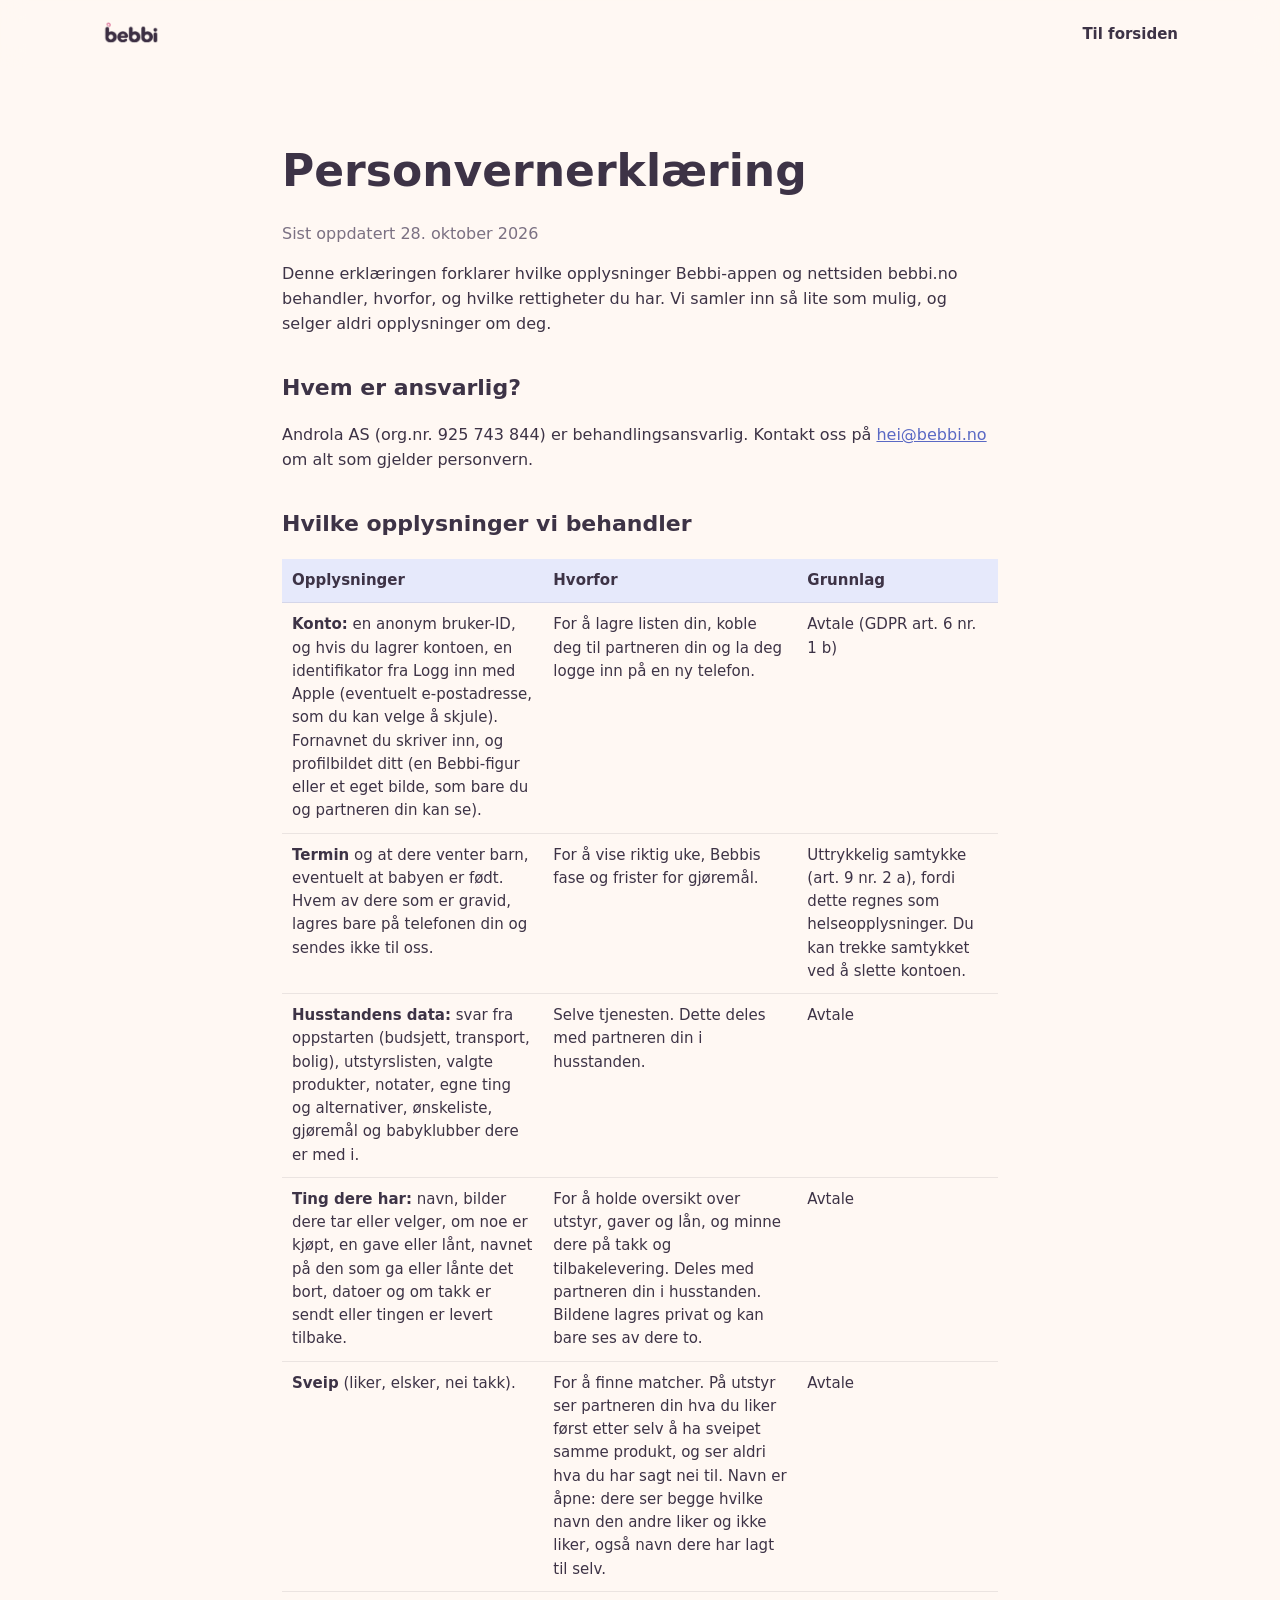
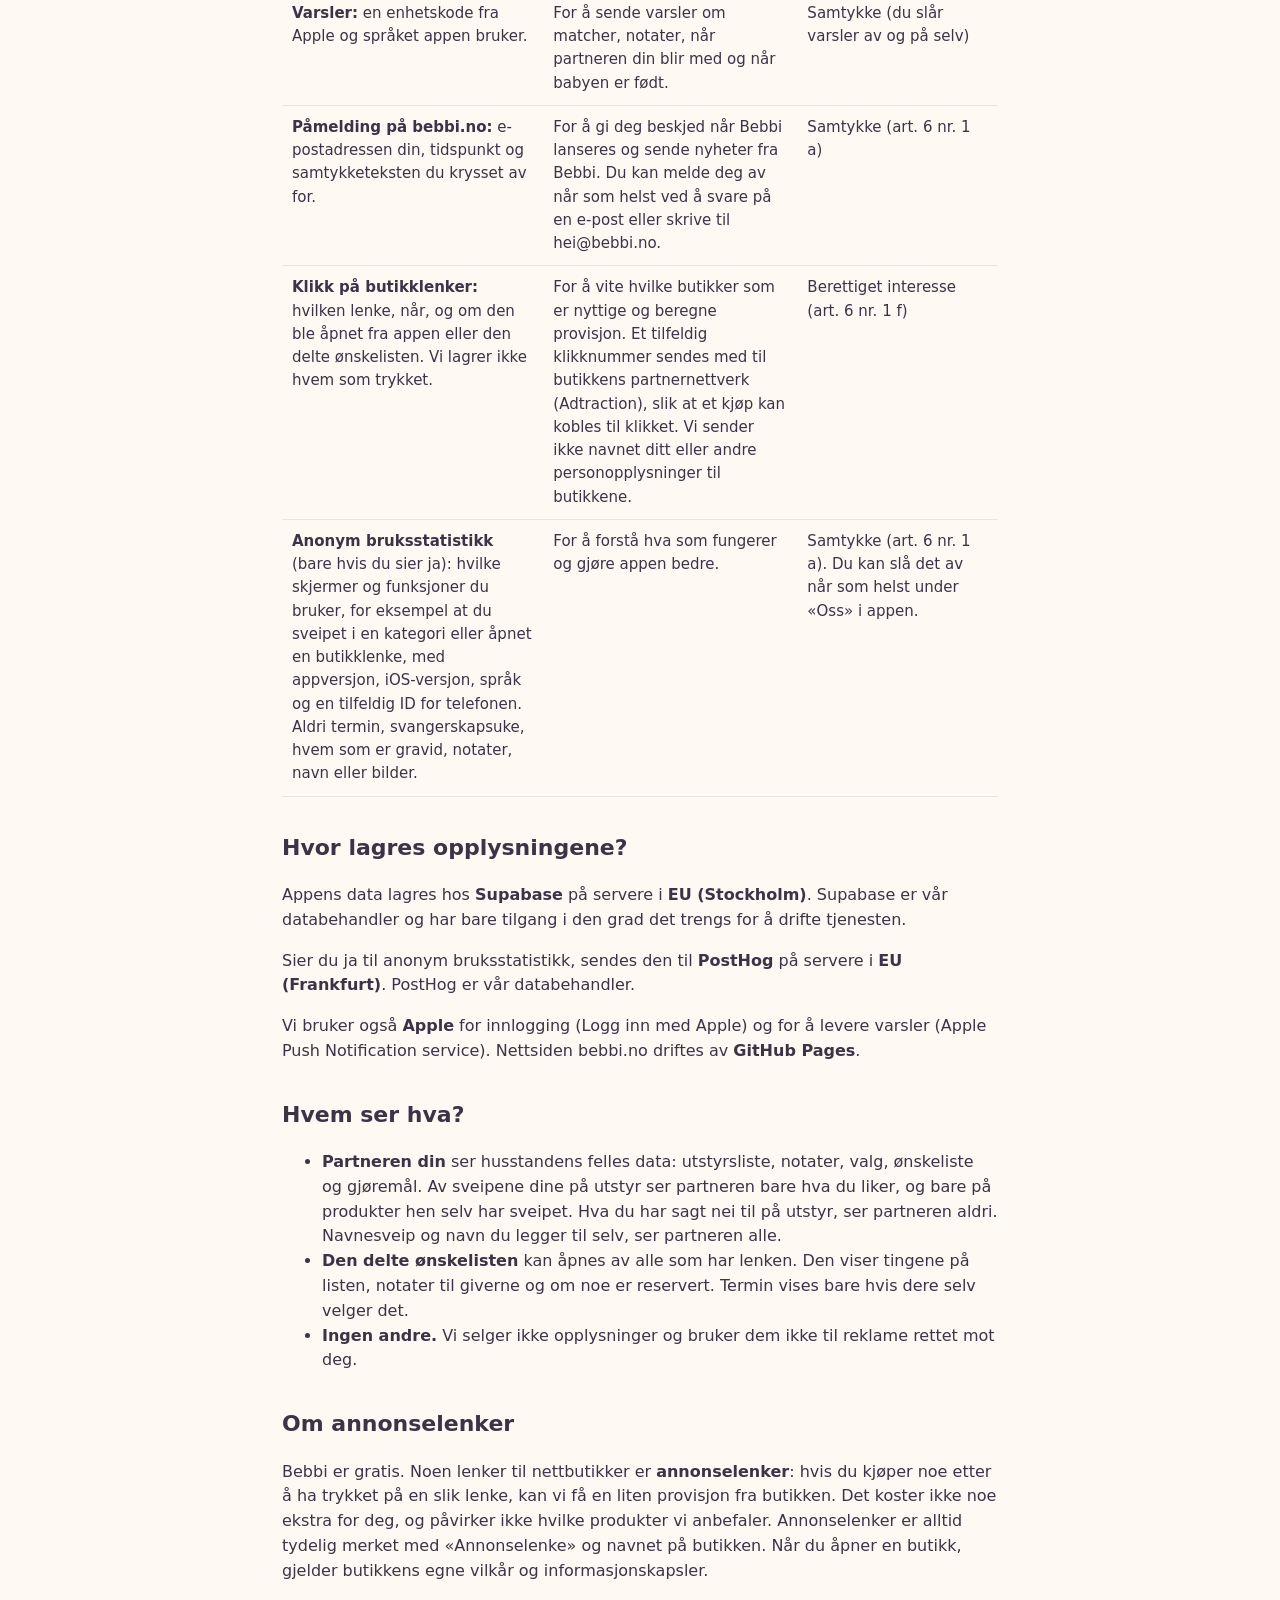
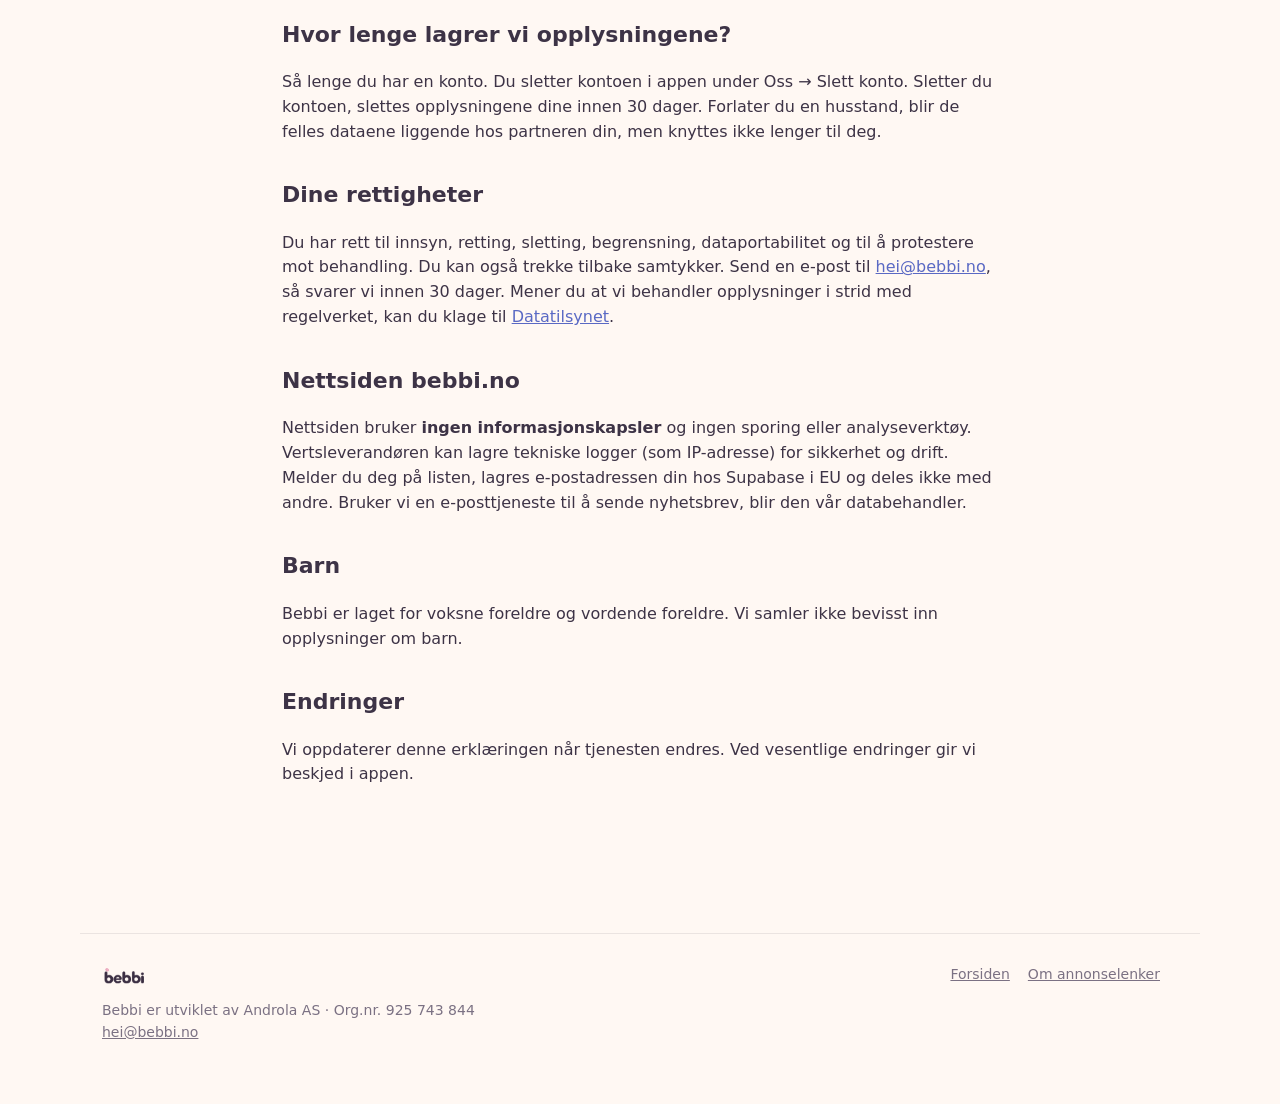
<file: personvern.html>
<!doctype html>
<html lang="nb">
<head>
  <meta charset="utf-8">
  <meta name="viewport" content="width=device-width, initial-scale=1">
  <title>Personvern – Bebbi</title>
  <meta name="description" content="Personvernerklæring for Bebbi-appen og bebbi.no.">
  <meta name="theme-color" content="#FFF8F3">
  <link rel="icon" type="image/png" href="assets/img/favicon.png">
  <link rel="apple-touch-icon" href="assets/img/apple-touch-icon.png">
  <link rel="stylesheet" href="assets/style.css">
</head>
<body>
  <header class="top">
    <div class="wrap">
      <a class="logo" href="/" aria-label="Bebbi"><img src="assets/img/logo.webp" alt="bebbi"></a>
      <nav><a href="/">Til forsiden</a></nav>
    </div>
  </header>

  <main class="doc">
    <h1>Personvernerklæring</h1>
    <p class="meta">Sist oppdatert 28. oktober 2026</p>

    <p>Denne erklæringen forklarer hvilke opplysninger Bebbi-appen og nettsiden bebbi.no behandler, hvorfor, og hvilke rettigheter du har. Vi samler inn så lite som mulig, og selger aldri opplysninger om deg.</p>

    <h2>Hvem er ansvarlig?</h2>
    <p>Androla AS (org.nr. 925 743 844) er behandlingsansvarlig. Kontakt oss på <a href="mailto:hei@bebbi.no">hei@bebbi.no</a> om alt som gjelder personvern.</p>

    <h2>Hvilke opplysninger vi behandler</h2>
    <table>
      <tr><th>Opplysninger</th><th>Hvorfor</th><th>Grunnlag</th></tr>
      <tr><td><strong>Konto:</strong> en anonym bruker-ID, og hvis du lagrer kontoen, en identifikator fra Logg inn med Apple (eventuelt e-postadresse, som du kan velge å skjule). Fornavnet du skriver inn, og profilbildet ditt (en Bebbi-figur eller et eget bilde, som bare du og partneren din kan se).</td><td>For å lagre listen din, koble deg til partneren din og la deg logge inn på en ny telefon.</td><td>Avtale (GDPR art. 6 nr. 1 b)</td></tr>
      <tr><td><strong>Termin</strong> og at dere venter barn, eventuelt at babyen er født. Hvem av dere som er gravid, lagres bare på telefonen din og sendes ikke til oss.</td><td>For å vise riktig uke, Bebbis fase og frister for gjøremål.</td><td>Uttrykkelig samtykke (art. 9 nr. 2 a), fordi dette regnes som helseopplysninger. Du kan trekke samtykket ved å slette kontoen.</td></tr>
      <tr><td><strong>Husstandens data:</strong> svar fra oppstarten (budsjett, transport, bolig), utstyrslisten, valgte produkter, notater, egne ting og alternativer, ønskeliste, gjøremål og babyklubber dere er med i.</td><td>Selve tjenesten. Dette deles med partneren din i husstanden.</td><td>Avtale</td></tr>
      <tr><td><strong>Ting dere har:</strong> navn, bilder dere tar eller velger, om noe er kjøpt, en gave eller lånt, navnet på den som ga eller lånte det bort, datoer og om takk er sendt eller tingen er levert tilbake.</td><td>For å holde oversikt over utstyr, gaver og lån, og minne dere på takk og tilbakelevering. Deles med partneren din i husstanden. Bildene lagres privat og kan bare ses av dere to.</td><td>Avtale</td></tr>
      <tr><td><strong>Sveip</strong> (liker, elsker, nei takk).</td><td>For å finne matcher. På utstyr ser partneren din hva du liker først etter selv å ha sveipet samme produkt, og ser aldri hva du har sagt nei til. Navn er åpne: dere ser begge hvilke navn den andre liker og ikke liker, også navn dere har lagt til selv.</td><td>Avtale</td></tr>
      <tr><td><strong>Varsler:</strong> en enhetskode fra Apple og språket appen bruker.</td><td>For å sende varsler om matcher, notater, når partneren din blir med og når babyen er født.</td><td>Samtykke (du slår varsler av og på selv)</td></tr>
      <tr><td><strong>Påmelding på bebbi.no:</strong> e-postadressen din, tidspunkt og samtykketeksten du krysset av for.</td><td>For å gi deg beskjed når Bebbi lanseres og sende nyheter fra Bebbi. Du kan melde deg av når som helst ved å svare på en e-post eller skrive til hei@bebbi.no.</td><td>Samtykke (art. 6 nr. 1 a)</td></tr>
      <tr><td><strong>Klikk på butikklenker:</strong> hvilken lenke, når, og om den ble åpnet fra appen eller den delte ønskelisten. Vi lagrer ikke hvem som trykket.</td><td>For å vite hvilke butikker som er nyttige og beregne provisjon. Et tilfeldig klikknummer sendes med til butikkens partnernettverk (Adtraction), slik at et kjøp kan kobles til klikket. Vi sender ikke navnet ditt eller andre personopplysninger til butikkene.</td><td>Berettiget interesse (art. 6 nr. 1 f)</td></tr>
      <tr><td><strong>Anonym bruksstatistikk</strong> (bare hvis du sier ja): hvilke skjermer og funksjoner du bruker, for eksempel at du sveipet i en kategori eller åpnet en butikklenke, med appversjon, iOS-versjon, språk og en tilfeldig ID for telefonen. Aldri termin, svangerskapsuke, hvem som er gravid, notater, navn eller bilder.</td><td>For å forstå hva som fungerer og gjøre appen bedre.</td><td>Samtykke (art. 6 nr. 1 a). Du kan slå det av når som helst under «Oss» i appen.</td></tr>
    </table>

    <h2>Hvor lagres opplysningene?</h2>
    <p>Appens data lagres hos <strong>Supabase</strong> på servere i <strong>EU (Stockholm)</strong>. Supabase er vår databehandler og har bare tilgang i den grad det trengs for å drifte tjenesten.</p>
    <p>Sier du ja til anonym bruksstatistikk, sendes den til <strong>PostHog</strong> på servere i <strong>EU (Frankfurt)</strong>. PostHog er vår databehandler.</p>
    <p>Vi bruker også <strong>Apple</strong> for innlogging (Logg inn med Apple) og for å levere varsler (Apple Push Notification service). Nettsiden bebbi.no driftes av <strong>GitHub Pages</strong>.</p>

    <h2>Hvem ser hva?</h2>
    <ul>
      <li><strong>Partneren din</strong> ser husstandens felles data: utstyrsliste, notater, valg, ønskeliste og gjøremål. Av sveipene dine på utstyr ser partneren bare hva du liker, og bare på produkter hen selv har sveipet. Hva du har sagt nei til på utstyr, ser partneren aldri. Navnesveip og navn du legger til selv, ser partneren alle.</li>
      <li><strong>Den delte ønskelisten</strong> kan åpnes av alle som har lenken. Den viser tingene på listen, notater til giverne og om noe er reservert. Termin vises bare hvis dere selv velger det.</li>
      <li><strong>Ingen andre.</strong> Vi selger ikke opplysninger og bruker dem ikke til reklame rettet mot deg.</li>
    </ul>

    <h2 id="annonselenker">Om annonselenker</h2>
    <p>Bebbi er gratis. Noen lenker til nettbutikker er <strong>annonselenker</strong>: hvis du kjøper noe etter å ha trykket på en slik lenke, kan vi få en liten provisjon fra butikken. Det koster ikke noe ekstra for deg, og påvirker ikke hvilke produkter vi anbefaler. Annonselenker er alltid tydelig merket med «Annonselenke» og navnet på butikken. Når du åpner en butikk, gjelder butikkens egne vilkår og informasjonskapsler.</p>

    <h2>Hvor lenge lagrer vi opplysningene?</h2>
    <p>Så lenge du har en konto. Du sletter kontoen i appen under Oss → Slett konto. Sletter du kontoen, slettes opplysningene dine innen 30 dager. Forlater du en husstand, blir de felles dataene liggende hos partneren din, men knyttes ikke lenger til deg.</p>

    <h2>Dine rettigheter</h2>
    <p>Du har rett til innsyn, retting, sletting, begrensning, dataportabilitet og til å protestere mot behandling. Du kan også trekke tilbake samtykker. Send en e-post til <a href="mailto:hei@bebbi.no">hei@bebbi.no</a>, så svarer vi innen 30 dager. Mener du at vi behandler opplysninger i strid med regelverket, kan du klage til <a href="https://www.datatilsynet.no">Datatilsynet</a>.</p>

    <h2>Nettsiden bebbi.no</h2>
    <p>Nettsiden bruker <strong>ingen informasjonskapsler</strong> og ingen sporing eller analyseverktøy. Vertsleverandøren kan lagre tekniske logger (som IP-adresse) for sikkerhet og drift. Melder du deg på listen, lagres e-postadressen din hos Supabase i EU og deles ikke med andre. Bruker vi en e-posttjeneste til å sende nyhetsbrev, blir den vår databehandler.</p>

    <h2>Barn</h2>
    <p>Bebbi er laget for voksne foreldre og vordende foreldre. Vi samler ikke bevisst inn opplysninger om barn.</p>

    <h2>Endringer</h2>
    <p>Vi oppdaterer denne erklæringen når tjenesten endres. Ved vesentlige endringer gir vi beskjed i appen.</p>
  </main>

  <footer>
    <div class="wrap">
      <div>
        <img src="assets/img/logo.webp" alt="bebbi">
        <div>Bebbi er utviklet av Androla AS · Org.nr. 925 743 844</div>
        <div><a href="mailto:hei@bebbi.no">hei@bebbi.no</a></div>
      </div>
      <div><a href="/">Forsiden</a><a href="#annonselenker">Om annonselenker</a></div>
    </div>
  </footer>
</body>
</html>
</file>
<file: assets/style.css>
:root {
  --bg: #FFF8F3;
  --card: #FFFFFF;
  --ink: #3D3346;
  --muted: #7B7183;
  --accent: #6F7FD9;
  --accent-deep: #5A69C4;
  --rose: #E0789A;
  --periwinkle: #E6E9FB;
  --blush: #FCE4EC;
  --sky: #E1EFFB;
  --mint: #DFF4EA;
  --butter: #FFF3D1;
  --lavender: #ECE6FA;
  --radius: 28px;
  --shadow: 0 10px 30px rgba(61, 51, 70, 0.08);
  --font: ui-rounded, "SF Pro Rounded", "Nunito", "Segoe UI", system-ui, -apple-system, sans-serif;
}

* { box-sizing: border-box; }
html { scroll-behavior: smooth; }
body {
  margin: 0;
  font-family: var(--font);
  color: var(--ink);
  background: var(--bg);
  line-height: 1.55;
  -webkit-font-smoothing: antialiased;
}
img { max-width: 100%; display: block; }
a { color: var(--accent-deep); }
.wrap { max-width: 1120px; margin: 0 auto; padding: 0 22px; }

/* Header */
.top { position: sticky; top: 0; z-index: 10; background: rgba(255, 248, 243, 0.85); backdrop-filter: blur(12px); }
.top .wrap { display: flex; align-items: center; justify-content: space-between; height: 68px; }
.top .logo img { height: 34px; }
.top nav a { margin-left: 22px; text-decoration: none; color: var(--ink); font-weight: 600; font-size: 15px; }
.top nav a:hover { color: var(--accent); }
@media (max-width: 720px) { .top nav a:not(.cta) { display: none; } }

.btn {
  display: inline-flex; align-items: center; gap: 10px;
  padding: 15px 26px; border-radius: 999px; font-weight: 700; font-size: 16px;
  text-decoration: none; background: var(--accent); color: #fff;
  box-shadow: 0 8px 20px rgba(111, 127, 217, 0.32); transition: transform .15s ease;
}
.btn:hover { transform: translateY(-2px); background: var(--accent-deep); }
.btn.ghost { background: var(--card); color: var(--ink); box-shadow: var(--shadow); }
.top .cta { padding: 9px 18px; font-size: 14px; color: #fff; margin-left: 22px; }

/* Hero */
.hero { position: relative; overflow: hidden; padding: 70px 0 90px; }
.blobs::before, .blobs::after {
  content: ""; position: absolute; border-radius: 50%; filter: blur(70px); z-index: -1;
}
.blobs::before { width: 460px; height: 460px; background: var(--blush); top: -140px; left: -120px; }
.blobs::after { width: 520px; height: 520px; background: var(--sky); bottom: -200px; right: -120px; }
.hero .wrap { display: grid; grid-template-columns: 1.1fr .9fr; align-items: center; gap: 40px; }
.hero h1 { font-size: clamp(38px, 6vw, 62px); line-height: 1.05; margin: 18px 0 18px; letter-spacing: -0.02em; }
.hero p.lead { font-size: 20px; color: var(--muted); max-width: 520px; margin: 0 0 30px; }
.hero .logo-big { height: 64px; }
.pill { display: inline-block; padding: 7px 14px; border-radius: 999px; background: var(--periwinkle); color: var(--accent-deep); font-weight: 700; font-size: 14px; }
.hero-art { position: relative; justify-self: center; }
.hero-art .circle {
  width: min(420px, 80vw); aspect-ratio: 1; border-radius: 50%;
  background: linear-gradient(135deg, #F6A5C0, #9CC3EC); opacity: .35; position: absolute; inset: 0; margin: auto;
}
.hero-art img { position: relative; width: min(400px, 78vw); animation: bob 3.2s ease-in-out infinite; }
@keyframes bob { 0%, 100% { transform: translateY(0) } 50% { transform: translateY(-12px) } }
@media (prefers-reduced-motion: reduce) { .hero-art img { animation: none; } }
@media (max-width: 860px) {
  .hero { padding-top: 40px; }
  .hero .wrap { grid-template-columns: 1fr; text-align: center; }
  .hero p.lead { margin-left: auto; margin-right: auto; }
  .hero .logo-big { margin: 0 auto; }
}

/* Sections */
section { padding: 80px 0; }
section h2 { font-size: clamp(30px, 4vw, 44px); line-height: 1.1; margin: 10px 0 14px; letter-spacing: -0.01em; }
section p.sub { color: var(--muted); font-size: 18px; max-width: 640px; margin: 0 0 40px; }
.center { text-align: center; }
.center p.sub { margin-left: auto; margin-right: auto; }

/* Steps with phone screenshots */
.steps { display: grid; grid-template-columns: repeat(3, 1fr); gap: 28px; }
.step { background: var(--card); border-radius: var(--radius); padding: 22px; box-shadow: var(--shadow); text-align: center; }
.step .num { display: inline-grid; place-items: center; width: 34px; height: 34px; border-radius: 50%; background: var(--periwinkle); color: var(--accent-deep); font-weight: 800; }
.step h3 { margin: 12px 0 6px; font-size: 21px; }
.step p { margin: 0 0 18px; color: var(--muted); }
.phone { border-radius: 34px; overflow: hidden; box-shadow: 0 18px 40px rgba(61, 51, 70, 0.16); border: 6px solid #fff; max-width: 280px; margin: 0 auto; }
@media (max-width: 860px) { .steps { grid-template-columns: 1fr; } }

/* Features */
.features { display: grid; grid-template-columns: repeat(3, 1fr); gap: 22px; }
.feature { border-radius: var(--radius); padding: 26px; }
.feature img { width: 92px; height: 92px; object-fit: contain; margin-bottom: 10px; }
.feature h3 { margin: 4px 0 6px; font-size: 20px; }
.feature p { margin: 0; color: var(--ink); opacity: .78; }
.bg-blush { background: var(--blush); } .bg-sky { background: var(--sky); } .bg-mint { background: var(--mint); }
.bg-butter { background: var(--butter); } .bg-lavender { background: var(--lavender); } .bg-peri { background: var(--periwinkle); }
@media (max-width: 860px) { .features { grid-template-columns: 1fr 1fr; } }
@media (max-width: 560px) { .features { grid-template-columns: 1fr; } }

/* Growth stages */
.stages { display: flex; justify-content: center; align-items: flex-end; gap: clamp(8px, 3vw, 34px); flex-wrap: wrap; }
.stage { text-align: center; }
.stage img { margin: 0 auto 10px; }
.stage strong { display: block; font-size: 15px; }
.stage span { color: var(--muted); font-size: 13px; }

/* Gear icons strip */
.icons { display: flex; justify-content: center; flex-wrap: wrap; gap: 14px; margin-top: 30px; }
.icons img { width: 86px; height: 86px; object-fit: contain; background: var(--card); border-radius: 22px; padding: 8px; box-shadow: var(--shadow); }

/* Partners */
.partners { background: var(--card); border-radius: 36px; padding: 48px; box-shadow: var(--shadow); display: grid; grid-template-columns: 1fr 260px; gap: 30px; align-items: center; }
.partners ul { padding-left: 20px; margin: 0 0 24px; }
.partners li { margin: 6px 0; }
@media (max-width: 860px) { .partners { grid-template-columns: 1fr; padding: 30px; } .partners img { max-width: 220px; margin: 0 auto; } }

/* FAQ */
details { background: var(--card); border-radius: 20px; padding: 18px 22px; margin: 12px 0; box-shadow: var(--shadow); }
summary { font-weight: 700; cursor: pointer; font-size: 17px; }
details p { margin: 10px 0 0; color: var(--muted); }

/* CTA band */
.band { background: linear-gradient(135deg, #E6E9FB, #E1EFFB); border-radius: 36px; padding: 50px 30px; text-align: center; }
.band img { width: 150px; margin: 0 auto 10px; }

/* Footer */
footer { padding: 50px 0 60px; color: var(--muted); font-size: 14px; }
footer .wrap { display: flex; flex-wrap: wrap; justify-content: space-between; gap: 20px; border-top: 1px solid rgba(61, 51, 70, 0.1); padding-top: 30px; }
footer a { color: var(--muted); margin-right: 18px; }
footer img { height: 26px; margin-bottom: 10px; }

/* Legal pages */
.doc { max-width: 760px; margin: 0 auto; padding: 40px 22px 80px; }
.doc h1 { font-size: clamp(32px, 5vw, 44px); margin-bottom: 4px; }
.doc h2 { font-size: 22px; margin-top: 34px; }
.doc .meta { color: var(--muted); }
.doc table { width: 100%; border-collapse: collapse; margin: 12px 0; font-size: 15px; }
.doc th, .doc td { text-align: left; padding: 10px; border-bottom: 1px solid rgba(61, 51, 70, 0.1); vertical-align: top; }
.doc th { background: var(--periwinkle); }

section[id] { scroll-margin-top: 76px; }

/* Feature cards with app screenshots */
.feature { display: flex; flex-direction: column; }
.feature-head { display: flex; align-items: center; gap: 12px; margin-bottom: 6px; }
.feature-head img.accent { width: 54px; height: 54px; object-fit: contain; margin: 0; }
.feature-head h3 { margin: 0; }
.feature p { margin-bottom: 18px; }
.phone.small { max-width: 230px; margin-top: auto; border-radius: 28px; border-width: 5px; }
.feature .phone img { width: 100%; height: auto; margin: 0; }

/* Sign-up form */
.signup { max-width: 520px; margin: 0 auto; text-align: left; }
.signup .row { display: flex; gap: 10px; }
.signup input[type=email] { flex: 1; min-width: 0; padding: 15px 18px; border-radius: 999px; border: 2px solid transparent; background: #fff; font: inherit; font-size: 16px; color: var(--ink); box-shadow: var(--shadow); }
.signup input[type=email]:focus { outline: none; border-color: var(--accent); }
.signup button { border: 0; cursor: pointer; font-family: inherit; }
.signup button:disabled { opacity: .6; cursor: default; }
.signup .consent { display: flex; gap: 10px; align-items: flex-start; margin-top: 14px; font-size: 14px; color: var(--muted); cursor: pointer; }
.signup .consent input { margin-top: 3px; width: 18px; height: 18px; accent-color: var(--accent); flex: none; }
.signup .msg { min-height: 1.4em; margin: 10px 0 0; font-size: 14px; }
.signup .msg.err { color: #C2416B; }
.signup .ok { text-align: center; font-size: 18px; font-weight: 700; margin: 0; }
@media (max-width: 560px) { .signup .row { flex-direction: column; } .signup .row .btn { justify-content: center; } }

/* Animated hero Bebbi (white video background disappears with multiply) */
.hero-art .bebbi-video { position: relative; display: block; width: min(440px, 82vw); aspect-ratio: 1; mix-blend-mode: multiply; background: transparent; }
</file>
